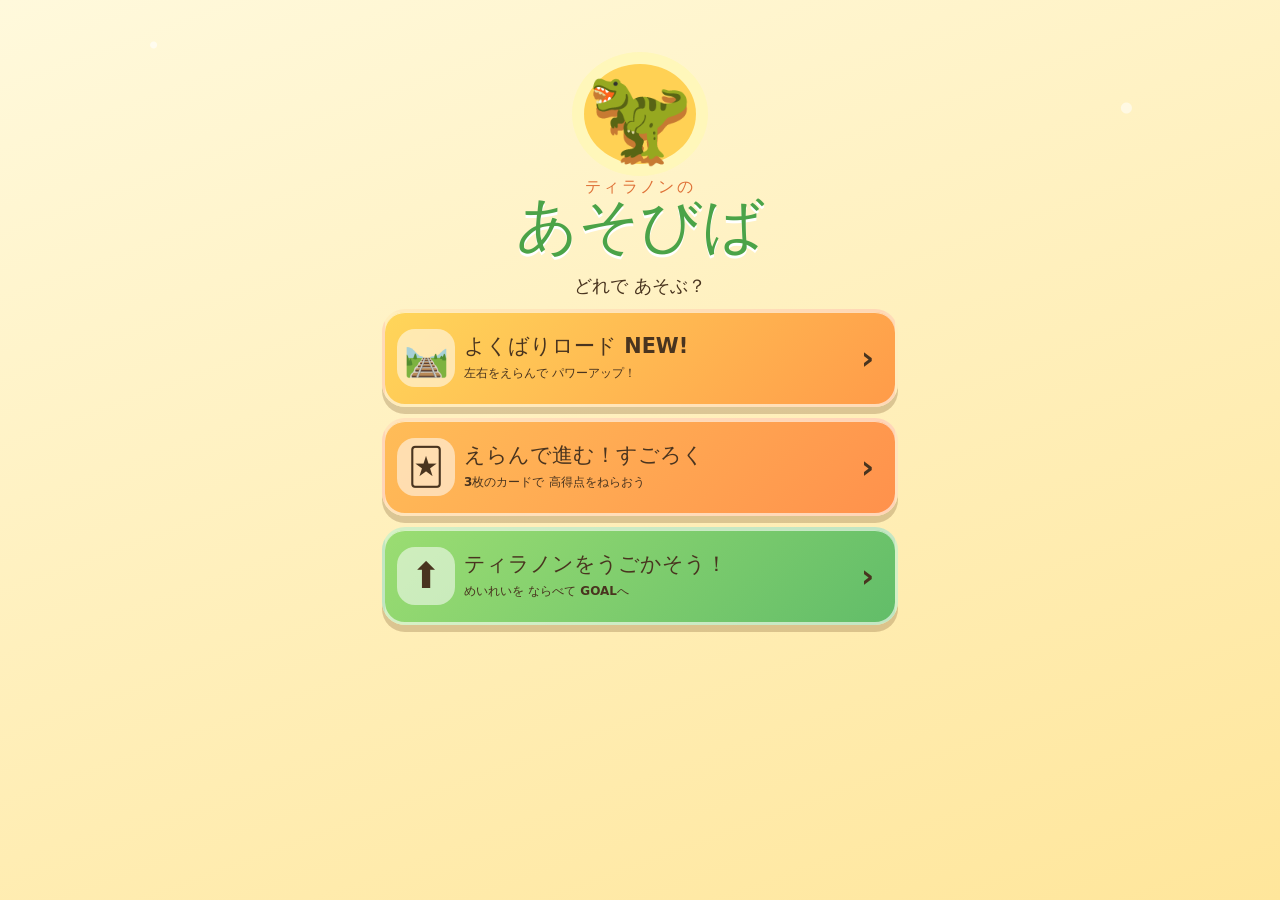
<file: index.html>
<!doctype html>
<html lang="ja"><head><meta charset="utf-8"><meta name="viewport" content="width=device-width, initial-scale=1, viewport-fit=cover"><meta name="theme-color" content="#fff3c4"><title>ティラノンのあそびば</title><link rel="stylesheet" href="style.css"><link rel="stylesheet" href="board-path.css"></head><body><main class="app"><section id="title-screen" class="screen active" aria-labelledby="title-heading"><div class="title-art"><span class="sun"></span><span class="title-dino game-piece" aria-hidden="true">🦖</span></div><p class="eyebrow">ティラノンの</p><h1 id="title-heading">あそびば</h1><p class="lead">どれで あそぶ？</p><a class="mode-card" href="yokubari.html" style="background:linear-gradient(135deg,#ffd65a,#ff9b49);color:inherit;text-decoration:none"><span class="mode-icon">🛤️</span><span><b>よくばりロード NEW!</b><small>左右をえらんで パワーアップ！</small></span><span class="chevron">›</span></a><button class="mode-card food-mode" data-open="sugoroku-screen"><span class="mode-icon">🃏</span><span><b>えらんで進む！すごろく</b><small>3枚のカードで 高得点をねらおう</small></span><span class="chevron">›</span></button><button class="mode-card code-mode" data-open="stage-screen"><span class="mode-icon">⬆️</span><span><b>ティラノンをうごかそう！</b><small>めいれいを ならべて GOALへ</small></span><span class="chevron">›</span></button></section>
<section id="sugoroku-screen" class="screen" aria-labelledby="sugoroku-title"><header class="game-header"><button class="icon-button" data-title aria-label="タイトルへ">‹</button><div><span class="header-kicker">戦略すごろく v0.2</span><h2 id="sugoroku-title">えらんで進む！</h2></div><div id="sugoroku-records" class="mini-record"></div></header><div class="strategy-hud"><b>⭐ <span id="score-label">0</span>点</b><b>⏳ あと<span id="turn-label">12</span>ターン</b><span id="position-label">現在 START</span></div><div class="route-help"><b>太い道</b>をたどってGOALへ。青いマスが分岐！</div><div id="sugoroku-board" class="sugoroku-board"></div><section class="strategy-panel"><div id="sugoroku-message" class="strategy-message"></div><div id="card-hand" class="card-hand"></div><button id="move-button" class="primary move-button" disabled>カードを選んでね</button></section><div id="branch-choice" class="branch-choice" hidden><div><b>↔ どっちへいく？</b><span id="branch-options"></span></div></div></section>
<section id="stage-screen" class="screen"><header class="game-header simple"><button class="icon-button" data-title>‹</button><div><span class="header-kicker">プログラミングモード</span><h2>ステージを えらぼう！</h2></div></header><div class="howto"><b>① めいれいをならべる</b><span>② うごかしてGOAL！</span></div><div id="stage-grid" class="stage-grid"></div></section>
<section id="program-screen" class="screen"><header class="game-header"><button id="stage-back" class="icon-button">‹</button><div><span id="stage-label" class="header-kicker">STAGE 1</span><h2>ティラノンをうごかそう！</h2></div><div id="stage-best" class="mini-record stars">☆☆☆</div></header><div class="mission-row"><span id="stage-mission"></span><b id="optimal-label"></b></div><div id="program-board" class="program-board"></div><section class="command-panel"><div class="command-buttons"><button data-command="forward"><b>⬆️</b><span>すすむ</span></button><button data-command="right"><b>↪️</b><span>みぎ</span></button><button data-command="left"><b>↩️</b><span>ひだり</span></button></div><div class="queue-head"><b>めいれい</b><span id="command-count">0個</span></div><div id="command-list" class="command-list"><span class="empty">ボタンを おしてね！</span></div><div class="program-actions"><button id="run-button" class="primary run-button">▶ うごかす！</button><button id="undo-button" class="small-action">↶<span>1個消す</span></button><button id="clear-button" class="small-action">×<span>全部消す</span></button></div></section></section>
<div id="result-modal" class="modal" role="dialog" aria-modal="true" hidden><div id="confetti" class="confetti"></div><div class="modal-card"><div id="result-icon" class="result-icon">🎉</div><h2 id="result-title">ついたノーーン！</h2><div id="result-stars" class="result-stars"></div><p id="result-text"></p><button id="result-main" class="primary full">もう一回！</button><button id="result-sub" class="secondary full">ステージをえらぶ</button></div></div></main><script src="script.js"></script></body></html>
</file>
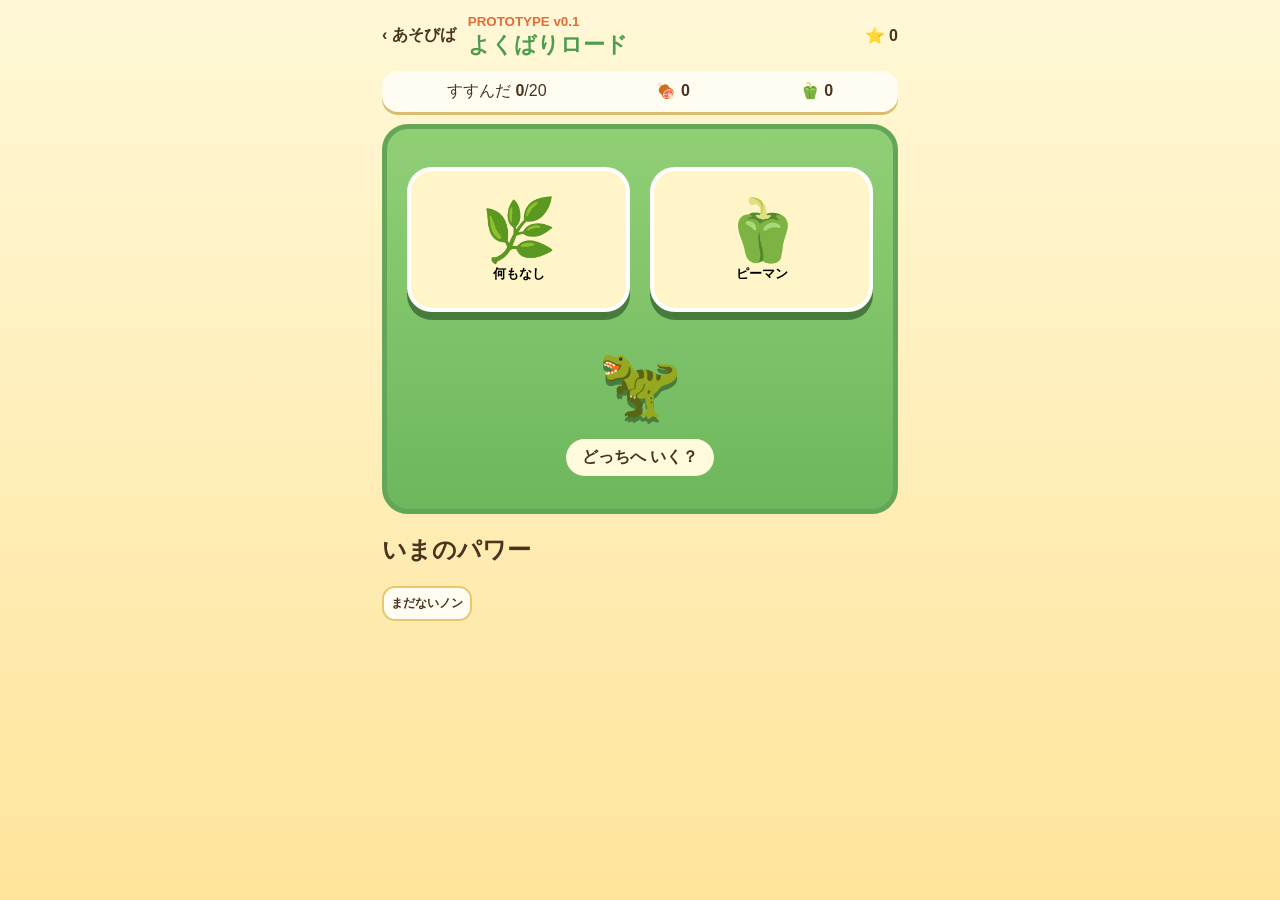
<file: yokubari.html>
<!doctype html><html lang="ja"><head><meta charset="utf-8"><meta name="viewport" content="width=device-width,initial-scale=1,viewport-fit=cover"><title>ティラノンの よくばりロード</title><link rel="stylesheet" href="yokubari.css"></head><body><main><header><a href="./">‹ あそびば</a><div><small>PROTOTYPE v0.1</small><h1>よくばりロード</h1></div><b id="score">⭐ 0</b></header><section class="hud"><span>すすんだ <b id="step">0</b>/20</span><span>🍖 <b id="meat">0</b></span><span>🫑 <b id="pepper">0</b></span></section><section class="road"><div class="next" id="next"><button id="left"></button><button id="right"></button></div><div class="dino">🦖</div><p id="message">どっちへ いく？</p></section><section><h2>いまのパワー</h2><div id="powers" class="powers"><span>まだないノン</span></div></section><div id="level" class="overlay" hidden><div class="panel"><h2>✨ パワーアップ！</h2><p>ひとつ えらぶノン！</p><div id="choices"></div></div></div><div id="finish" class="overlay" hidden><div class="panel"><div class="big">🏆</div><h2>ゴールだノン！</h2><p id="result"></p><button id="retry">もう一回！</button><a href="./">あそびばへ</a></div></div></main><script src="yokubari.js"></script></body></html>
</file>
<file: style.css>
:root {
  font-family: "Hiragino Maru Gothic ProN", "Yu Gothic", system-ui, sans-serif;
  color: #49341f;
  background: #fff2bd;
  font-size: 16px;
  font-synthesis: none;
}
* { box-sizing: border-box; }
body { margin: 0; min-height: 100dvh; background: radial-gradient(circle at 12% 5%, #fff9 0 3px, transparent 4px), radial-gradient(circle at 88% 12%, #fff8 0 5px, transparent 6px), linear-gradient(160deg, #fff9dc, #ffe69b); }
button { font: inherit; color: inherit; cursor: pointer; touch-action: manipulation; -webkit-tap-highlight-color: transparent; }
button:focus-visible { outline: 4px solid #2c79c9; outline-offset: 2px; }
button:disabled { cursor: default; opacity: .48; }
.app { width: min(100%, 540px); min-height: 100dvh; margin: auto; padding: max(10px, env(safe-area-inset-top)) 12px max(12px, env(safe-area-inset-bottom)); position: relative; overflow: hidden; }
.screen { display: none; }
.screen.active { display: block; animation: screen-in .25s ease-out; }
@keyframes screen-in { from { opacity: 0; transform: translateY(8px); } }

/* Title */
#title-screen { padding-top: clamp(12px, 4vh, 42px); text-align: center; }
.title-art { width: 132px; height: 112px; margin: auto; position: relative; display: grid; place-items: center; }
.sun { position: absolute; inset: 6px 10px; border-radius: 50%; background: #ffd154; box-shadow: 0 0 0 12px #fff7ba; }
.title-dino { font-size: 5.3rem; position: relative; filter: drop-shadow(0 7px 0 #c77a32); animation: float 1.8s ease-in-out infinite; }
@keyframes float { 50% { transform: translateY(-7px) rotate(-3deg); } }
.eyebrow { margin: 7px 0 -7px; color: #df7137; font-weight: 900; letter-spacing: .15em; }
h1 { margin: 0; color: #4ba348; font-size: clamp(2.65rem, 13vw, 3.8rem); line-height: 1.15; text-shadow: 0 3px 0 #fff; }
.lead { margin: 13px 0 11px; font-size: 1.1rem; font-weight: 900; }
.mode-card { width: 100%; min-height: 98px; margin: 11px 0; padding: 13px 12px; border: 3px solid #fff9; border-radius: 23px; display: grid; grid-template-columns: 58px 1fr 22px; align-items: center; gap: 9px; text-align: left; box-shadow: 0 7px 0 #76502542, inset 0 1px #fff9; transition: transform .1s, box-shadow .1s; }
.mode-card:active { transform: translateY(4px); box-shadow: 0 3px 0 #76502542; }
.food-mode { background: linear-gradient(135deg, #ffbd58, #ff914c); }
.code-mode { background: linear-gradient(135deg, #9bdd72, #62bd69); }
.mode-icon { width: 58px; height: 58px; border-radius: 18px; display: grid; place-items: center; background: #fff8; font-size: 2.25rem; }
.mode-card b, .mode-card small { display: block; }
.mode-card b { font-size: clamp(1rem, 4.7vw, 1.3rem); line-height: 1.25; }
.mode-card small { margin-top: 5px; font-weight: 700; font-size: .75rem; }
.chevron { font-size: 2rem; font-weight: 900; }

/* Shared headers and controls */
.game-header { min-height: 51px; display: grid; grid-template-columns: 42px 1fr auto; gap: 7px; align-items: center; }
.game-header.simple { grid-template-columns: 42px 1fr; }
.game-header h2 { margin: 0; font-size: clamp(.98rem, 4vw, 1.2rem); line-height: 1.2; }
.header-kicker { display: block; margin-bottom: 1px; color: #df7137; font-size: .65rem; font-weight: 900; letter-spacing: .06em; }
.icon-button { width: 40px; height: 40px; padding: 0; border: 2px solid #f0d892; border-radius: 50%; background: #fffdf2; font-size: 2rem; line-height: 1; box-shadow: 0 3px 0 #d6bd73; }
.mini-record { display: grid; gap: 1px; padding: 4px 7px; border-radius: 10px; background: #fffdf2; font-size: .59rem; font-weight: 800; box-shadow: 0 2px 0 #ead48e; }
.mini-record span { display: flex; justify-content: space-between; gap: 4px; }
.mini-record b { color: #e45e32; }
.mini-record.stars { display: block; color: #ef9c1c; white-space: nowrap; font-size: .9rem; }
.primary, .secondary { min-height: 52px; border: 0; border-radius: 16px; font-weight: 900; box-shadow: 0 5px 0 #76341f42; }
.primary { background: linear-gradient(#ff914f, #ef673b); color: white; }
.secondary { background: white; }
.full { width: 100%; margin-top: 9px; }

/* Strategy board */
.strategy-hud { margin: 4px 0 7px; padding: 7px 9px; border-radius: 12px; display: flex; align-items: center; justify-content: space-between; gap: 5px; background: #fffdf2; font-size: .72rem; box-shadow: 0 2px 0 #dbbd70; }
.strategy-hud b { color: #b84e2f; }
.strategy-hud span:last-child { color: #776548; font-size: .62rem; }
.sugoroku-board { height: clamp(295px, 45dvh, 355px); padding: 9px; border: 5px solid #66a853; border-radius: 24px; display: grid; grid-template-columns: repeat(7, 1fr); grid-template-rows: repeat(5, 1fr); gap: 4px; background: linear-gradient(#9bd177, #7fbd68); box-shadow: inset 0 0 0 3px #c7ee9d, 0 5px 0 #477e3e; position: relative; }
.path-tile { width: min(100%, 49px); aspect-ratio: 1; place-self: center; border: 2px solid #e8c66b; border-radius: 50%; display: grid; place-items: center; position: relative; color: #b48b35; background: radial-gradient(circle at 40% 35%, #fffdf0 0 42%, #f7dfa0 44% 100%); box-shadow: 0 3px 0 #b7863d; font-size: clamp(.85rem, 4vw, 1.25rem); transition: filter .15s, transform .15s; }
.path-tile i { font-style: normal; }
.path-tile small { font-size: .39rem; font-weight: 1000; }
.path-tile.preview { outline: 4px solid #ffef45; filter: brightness(1.12); transform: scale(1.12); z-index: 1; animation: preview-pulse .8s ease-in-out infinite alternate; }
@keyframes preview-pulse { to { box-shadow: 0 0 13px #fff600, 0 3px 0 #b7863d; } }
.path-tile.current { outline: 3px solid #f17a3f; }
.pawn { position: absolute; width: 39px; height: 39px; border: 3px solid white; border-radius: 50%; display: grid; place-items: center; z-index: 3; background: #f17a3f; box-shadow: 0 3px 0 #9f482d; font-size: 1.45rem; animation: hop .25s ease-out; }
@keyframes hop { 50% { translate: 0 -8px; scale: 1.1; } }
.strategy-panel { margin-top: 9px; padding: 8px; border: 2px solid #f2d995; border-radius: 17px; background: #fffdf2; box-shadow: 0 3px 0 #dbbd70; }
.strategy-message { min-height: 20px; margin-bottom: 5px; text-align: center; color: #6e583a; font-size: .7rem; font-weight: 900; }
.card-hand { display: grid; grid-template-columns: repeat(3, 1fr); gap: 7px; }
.move-card { min-height: 67px; padding: 4px; border: 3px solid #f5c74f; border-radius: 14px; background: linear-gradient(#fffdf2, #ffe78c); box-shadow: 0 4px 0 #bd7d30; }
.move-card small, .move-card b, .move-card span { display: block; }
.move-card small { font-size: .55rem; font-weight: 900; }
.move-card b { color: #e15832; font-size: 1.65rem; line-height: 1.05; }
.move-card span { font-size: .52rem; font-weight: 800; }
.move-card.selected { border-color: #e85c32; background: #ffc35e; transform: translateY(-3px); box-shadow: 0 7px 0 #a94c2c; }
.move-button { width: 100%; min-height: 44px; margin-top: 8px; }
.branch-choice { position: fixed; inset: 0; z-index: 9; display: grid; place-items: center; padding: 20px; background: #3d2c2077; }
.branch-choice[hidden] { display: none; }
.branch-choice > div { width: min(100%, 350px); padding: 22px; border: 4px solid white; border-radius: 23px; background: #fff4bd; text-align: center; box-shadow: 0 12px 35px #3218; }
.branch-choice b { display: block; margin-bottom: 14px; font-size: 1.25rem; }
#branch-options { display: grid; grid-template-columns: 1fr 1fr; gap: 10px; }
#branch-options button { min-height: 58px; border: 2px solid #da8b31; border-radius: 14px; background: #fff; font-weight: 900; box-shadow: 0 4px 0 #bb7629; }

/* Stage selection */
.howto { margin: 7px 0 11px; padding: 10px; border-radius: 13px; display: flex; justify-content: space-around; gap: 6px; background: #fffdf2; font-size: .76rem; font-weight: 800; }
.howto b { color: #438d48; }
.stage-grid { display: grid; gap: 9px; }
.stage-card { min-height: 68px; padding: 8px 10px; border: 2px solid #fff; border-radius: 17px; display: grid; grid-template-columns: 45px 1fr auto; gap: 10px; align-items: center; background: linear-gradient(135deg, #fffdf3, #f7edc6); text-align: left; box-shadow: 0 4px 0 #caaa58; }
.stage-card:active { transform: translateY(3px); box-shadow: 0 1px 0 #caaa58; }
.stage-number { width: 42px; height: 42px; border-radius: 13px; display: grid; place-items: center; background: #67b95f; color: white; font-size: 1.3rem; font-weight: 1000; }
.stage-card small, .stage-card b { display: block; }
.stage-card small { color: #dd7139; font-size: .59rem; font-weight: 900; }
.stage-card b { font-size: .92rem; }
.stage-stars { color: #eba329; font-weight: 1000; letter-spacing: -1px; }

/* Programming */
.mission-row { min-height: 31px; margin: 3px 0 6px; padding: 6px 10px; border-radius: 11px; display: flex; align-items: center; justify-content: space-between; background: #fffdf2; font-size: .75rem; font-weight: 900; }
.mission-row b { color: #dd7139; }
.program-board { width: min(100%, 330px); aspect-ratio: 1; margin: auto; padding: 7px; border: 5px solid #5c9e52; border-radius: 22px; display: grid; grid-template-columns: repeat(5, 1fr); gap: 4px; background: #78b560; box-shadow: inset 0 0 0 3px #a9da80, 0 5px 0 #40753b; }
.program-tile { aspect-ratio: 1; border: 2px solid #669f54; border-radius: 10px; display: grid; place-items: center; position: relative; background: #679c55; }
.program-tile.path { border-color: #e6c467; background: repeating-linear-gradient(45deg, #fff8d6 0 8px, #f9eaba 8px 16px); box-shadow: inset 0 0 0 1px #fff; }
.program-tile small { font-size: .46rem; font-weight: 1000; }
.program-tile > span:not(.pawn) { font-size: 1.25rem; }
.board-item { filter: drop-shadow(0 2px 1px #6335); }
.command-panel { margin-top: 8px; }
.command-buttons { display: grid; grid-template-columns: repeat(3, 1fr); gap: 7px; }
.command-buttons button { min-height: 54px; padding: 4px; border: 2px solid #fff; border-radius: 14px; background: #fff8dd; box-shadow: 0 3px 0 #d1ad52; }
.command-buttons b, .command-buttons span { display: block; }
.command-buttons b { font-size: 1.35rem; line-height: 1; }
.command-buttons span { margin-top: 3px; font-size: .72rem; font-weight: 900; }
.queue-head { margin: 7px 4px 2px; display: flex; justify-content: space-between; color: #776548; font-size: .67rem; }
.command-list { height: 54px; padding: 5px; border: 2px solid #e8cf88; border-radius: 11px; display: flex; align-items: center; gap: 5px; overflow-x: auto; background: #fffdf2; scroll-behavior: smooth; }
.command-chip { min-width: 43px; height: 40px; padding: 2px 4px; border-radius: 8px; display: grid; grid-template-columns: 13px 1fr; grid-template-rows: 1fr 12px; align-items: center; background: #f7e6aa; box-shadow: 0 2px 0 #c8a345; }
.command-chip i { grid-row: 1 / 3; font-size: .6rem; font-style: normal; }
.command-chip b { font-size: 1rem; }
.command-chip small { font-size: .5rem; font-weight: 900; }
.command-chip.active { background: #ffad59; outline: 3px solid #e76537; transform: translateY(-2px); }
.empty { margin: auto; color: #88775c; font-size: .72rem; font-weight: 800; }
.program-actions { margin-top: 6px; display: grid; grid-template-columns: 1fr 54px 54px; gap: 6px; }
.run-button { min-height: 52px; font-size: 1.05rem; }
.small-action { border: 0; border-radius: 12px; background: white; font-size: 1rem; font-weight: 900; box-shadow: 0 3px 0 #d4bd7b; }
.small-action span { display: block; font-size: .52rem; }

/* Results */
.modal { position: fixed; inset: 0; z-index: 10; padding: 18px; display: grid; place-items: center; background: #3d2c2088; backdrop-filter: blur(3px); }
.modal[hidden] { display: none; }
.modal-card { width: min(100%, 390px); padding: 24px 22px; border: 4px solid white; border-radius: 27px; background: linear-gradient(#fffdf2, #ffefb5); text-align: center; box-shadow: 0 16px 50px #3b211b66; animation: pop .28s cubic-bezier(.2, 1.4, .5, 1); position: relative; z-index: 2; }
@keyframes pop { from { opacity: 0; transform: scale(.72); } }
.result-icon { font-size: 4rem; animation: bounce .7s ease infinite alternate; }
@keyframes bounce { to { transform: translateY(-7px) rotate(4deg); } }
.modal-card h2 { margin: 3px 0; color: #e05f35; font-size: 1.8rem; }
.result-stars { min-height: 31px; color: #f1a21b; font-size: 1.7rem; letter-spacing: 2px; }
.modal-card p { min-height: 39px; margin: 7px 0 10px; white-space: pre-line; font-weight: 800; }
.confetti { position: fixed; inset: 0; overflow: hidden; pointer-events: none; }
.confetti i { --color: #ffcf3f; position: absolute; top: -20px; left: calc((var(--i) + 1) * 5.2%); width: 9px; height: 16px; background: var(--color); animation: fall 1.9s calc((var(--i) % 6) * -.16s) linear infinite; transform: rotate(calc(var(--i) * 28deg)); }
.confetti i:nth-child(3n) { background: #ee6e45; }
.confetti i:nth-child(3n + 1) { background: #69bb65; border-radius: 50%; }
@keyframes fall { to { translate: 30px 105dvh; rotate: 430deg; } }

@media (max-height: 720px) {
  .app { padding-top: 5px; }
  .game-header { min-height: 46px; }
  .sugoroku-board { height: 286px; }
  .sugoroku-status { min-height: 62px; margin-top: 7px; }
  .food-display { width: 44px; height: 44px; font-size: 1.8rem; }
  .sugoroku-actions { bottom: 3px; }
  .program-board { width: 286px; }
  .command-buttons button { min-height: 48px; }
  .command-list { height: 49px; }
}
@media (min-width: 700px) {
  .app { padding-top: 22px; }
  .sugoroku-board { height: 395px; }
  .program-board { width: 350px; }
}
@media (prefers-reduced-motion: reduce) {
  *, *::before, *::after { animation-duration: .01ms !important; animation-iteration-count: 1 !important; scroll-behavior: auto !important; }
}
</file>
<file: board-path.css>
/* Strategy board readability layer: keeps game rules unchanged. */
#sugoroku-board::before {
  content: "";
  position: absolute;
  inset: 9px;
  z-index: 0;
  pointer-events: none;
  background-repeat: no-repeat;
  background-position: center;
  background-size: 100% 100%;
  background-image: url("data:image/svg+xml,%3Csvg xmlns='http://www.w3.org/2000/svg' viewBox='0 0 700 500' preserveAspectRatio='none'%3E%3Cg fill='none' stroke-linecap='round' stroke-linejoin='round'%3E%3Cpath d='M50 350 L150 350 L250 350 L350 350' stroke='%23fff4c7' stroke-width='28'/%3E%3Cpath d='M350 350 L350 250 L450 250 L550 250 L650 250 L650 150 L550 150' stroke='%23fff4c7' stroke-width='28'/%3E%3Cpath d='M350 350 L350 450 L450 450 L550 450 L550 350 L550 250' stroke='%23fff4c7' stroke-width='28'/%3E%3Cpath d='M550 150 L450 150 L350 150 L250 150 L150 150 L50 150 L50 50' stroke='%23fff4c7' stroke-width='28'/%3E%3Cpath d='M550 150 L550 50 L450 50 L350 50 L250 50 L250 150' stroke='%23fff4c7' stroke-width='28'/%3E%3Cpath d='M50 350 L150 350 L250 350 L350 350' stroke='%23d59b43' stroke-width='7'/%3E%3Cpath d='M350 350 L350 250 L450 250 L550 250 L650 250 L650 150 L550 150' stroke='%23d59b43' stroke-width='7'/%3E%3Cpath d='M350 350 L350 450 L450 450 L550 450 L550 350 L550 250' stroke='%23d59b43' stroke-width='7'/%3E%3Cpath d='M550 150 L450 150 L350 150 L250 150 L150 150 L50 150 L50 50' stroke='%23d59b43' stroke-width='7'/%3E%3Cpath d='M550 150 L550 50 L450 50 L350 50 L250 50 L250 150' stroke='%23d59b43' stroke-width='7'/%3E%3C/g%3E%3C/svg%3E");
}

#sugoroku-board .path-tile {
  z-index: 1;
}

#sugoroku-board .path-tile[data-node="b1"],
#sugoroku-board .path-tile[data-node="b2"] {
  border-radius: 13px;
  border-color: #4b8fca;
  background: linear-gradient(145deg, #e5f4ff, #a8d7f5);
  box-shadow: 0 3px 0 #3f79a7;
}

#sugoroku-board .path-tile[data-node="b1"]::after,
#sugoroku-board .path-tile[data-node="b2"]::after {
  content: "分岐";
  position: absolute;
  left: 50%;
  bottom: -15px;
  transform: translateX(-50%);
  padding: 1px 5px;
  border-radius: 7px;
  background: #fff;
  color: #3977a7;
  font-size: .42rem;
  font-weight: 1000;
  white-space: nowrap;
  box-shadow: 0 1px 3px #49341f33;
}

#sugoroku-board .path-tile.current {
  outline-width: 4px;
  outline-offset: 2px;
}

#sugoroku-board .path-tile.preview {
  outline-width: 5px;
  outline-offset: 2px;
}

.route-help {
  margin: -1px 0 6px;
  text-align: center;
  color: #6d5637;
  font-size: .68rem;
  font-weight: 900;
}

.route-help b {
  color: #3c7c45;
}
</file>
<file: yokubari.css>
*{box-sizing:border-box}body{margin:0;background:linear-gradient(#fff8d7,#ffe49b);font-family:"Hiragino Maru Gothic ProN","Yu Gothic",sans-serif;color:#49341f}main{max-width:540px;min-height:100dvh;margin:auto;padding:12px}header{display:grid;grid-template-columns:auto 1fr auto;align-items:center;gap:12px}header a,.panel a{color:#49341f;text-decoration:none;font-weight:900}header small{color:#e36c39;font-weight:900}h1{font-size:1.35rem;margin:0;color:#4b9c4e}.hud{display:flex;justify-content:space-around;margin:12px 0;padding:10px;background:#fffdf2;border-radius:16px;box-shadow:0 3px #d9bc70}.road{min-height:390px;border:5px solid #64a657;border-radius:26px;background:linear-gradient(#91cf75,#6db75d);display:flex;flex-direction:column;align-items:center;justify-content:center;overflow:hidden;position:relative}.next{width:100%;display:grid;grid-template-columns:1fr 1fr;gap:20px;padding:20px}.next button{min-height:145px;border:4px solid #fff;border-radius:25px;background:#fff5c9;font-size:3.8rem;box-shadow:0 8px #467b3c;position:relative}.next button small{display:block;font-size:.8rem;font-weight:900}.next button:active{transform:translateY(5px);box-shadow:0 3px #467b3c}.dino{font-size:4.2rem;filter:drop-shadow(0 5px #477c3c);margin-top:12px}#message{font-weight:900;background:#fffbdc;padding:8px 16px;border-radius:20px}.powers{display:flex;gap:7px;flex-wrap:wrap}.powers span{background:#fffdf2;border:2px solid #e8c86d;border-radius:13px;padding:7px;font-size:.78rem;font-weight:900}.overlay{position:fixed;inset:0;background:#3b2b2077;display:grid;place-items:center;padding:20px;z-index:5}.overlay[hidden]{display:none}.panel{width:min(100%,390px);background:#fff5c4;border:4px solid #fff;border-radius:25px;padding:20px;text-align:center;box-shadow:0 14px 40px #3218}.panel h2{margin:4px}.panel #choices{display:grid;gap:9px}.panel button{width:100%;min-height:62px;border:2px solid #d88732;border-radius:15px;background:#fff;font-weight:900;font-size:.95rem;box-shadow:0 4px #b8732b}.panel button b,.panel button small{display:block}.panel button small{margin-top:3px}.big{font-size:4rem}#retry{background:#ff8648;color:#fff!important;margin:10px 0}.panel>a{display:block;padding:10px}
</file>
